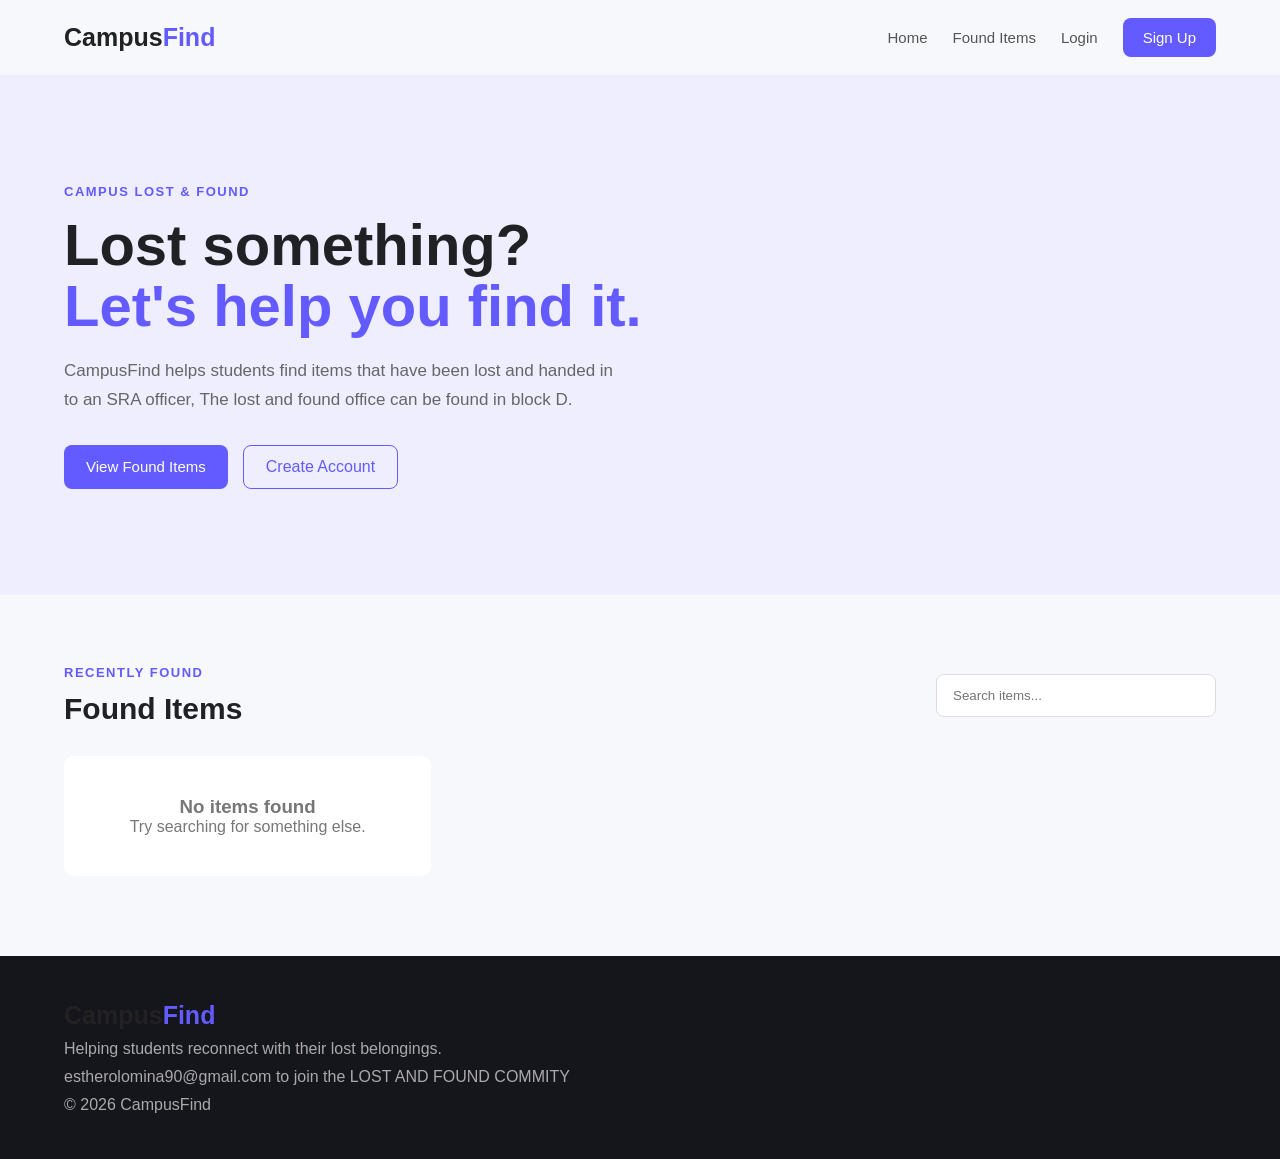
<file: index.html>
<!DOCTYPE html>
<html lang="en">

<head>
    <meta charset="UTF-8">
    <meta name="viewport" content="width=device-width, initial-scale=1.0">
    <title>CampusFind - Lost & Found</title>
    <link rel="stylesheet" href="style.css">
</head>

<body>

    <header>
        <nav class="navbar">
            <div class="logo">Campus<span>Find</span></div>

            <div class="nav-links">
                <a href="index.html">Home</a>
                <a href="#items">Found Items</a>
                <a href="login.html">Login</a>
                <a href="signup.html" class="nav-btn">Sign Up</a>
            </div>
        </nav>
    </header>

    <section class="hero">
        <div class="hero-content">
            <p class="small-title">CAMPUS LOST & FOUND</p>

            <h1>Lost something?<br><span>Let's help you find it.</span></h1>

            <p>
                CampusFind helps students find items that have been lost and handed in to an SRA officer, The lost and found office can be found in block D.
            </p>

            <div class="hero-buttons">
                <a href="#items" class="primary-btn">View Found Items</a>
                <a href="signup.html" class="secondary-btn">Create Account</a>
            </div>
        </div>
    </section>

    <section class="items-section" id="items">
        <div class="section-heading">
            <div>
                <p class="small-title">RECENTLY FOUND</p>
                <h2>Found Items</h2>
            </div>

            <input type="text" id="searchInput" placeholder="Search items..." onkeyup="displayHomeItems()">
        </div>

        <div class="item-grid" id="homeItems"></div>
    </section>

    <footer>
        <div class="logo">Campus<span>Find</span></div>
        <p>Helping students reconnect with their lost belongings.</p>
        <p>estherolomina90@gmail.com to join the LOST AND FOUND COMMITY </p>
        <p>© 2026 CampusFind</p>
    </footer>

    <script src="script.js"></script>
</body>

</html>
</file>
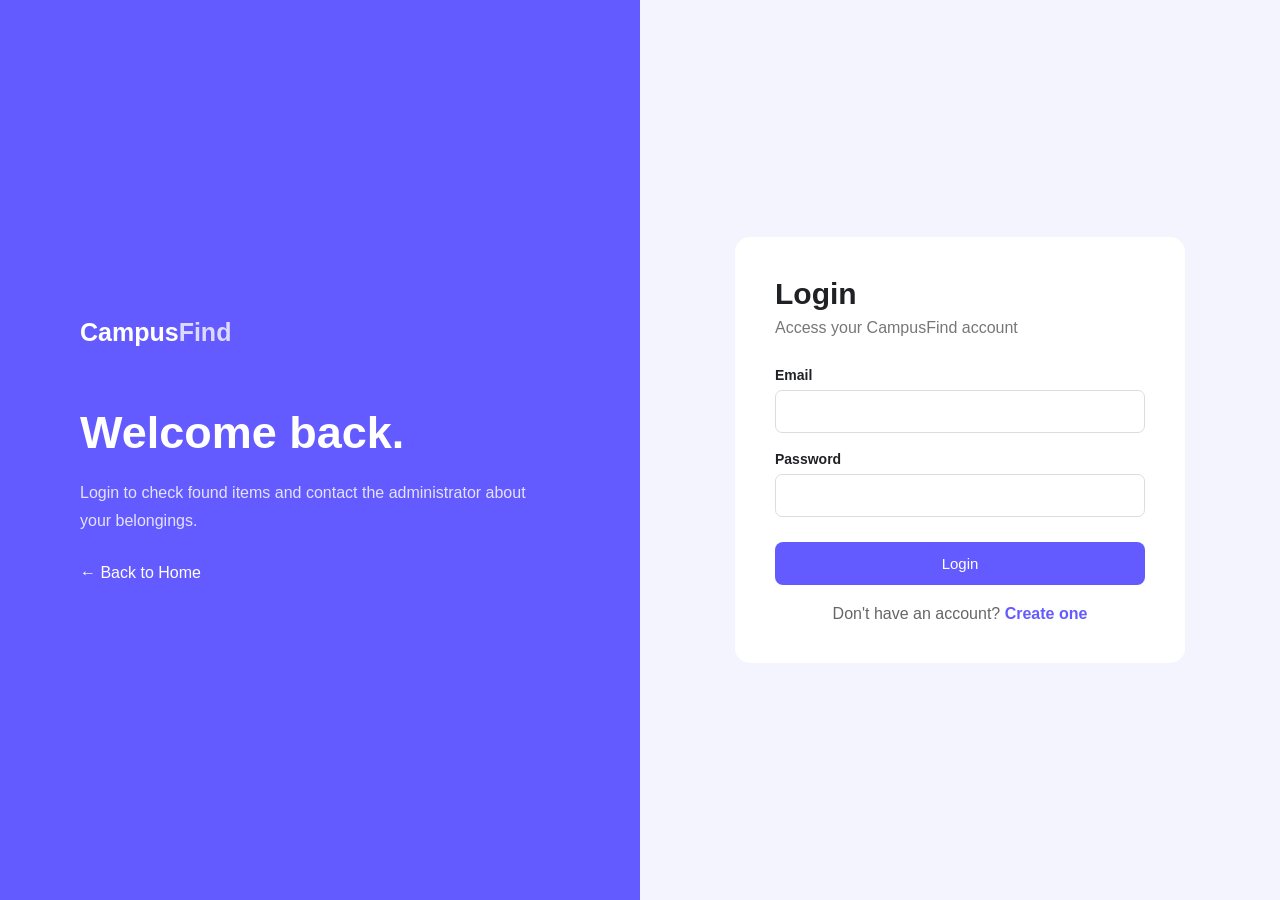
<file: admin.html>
<!DOCTYPE html>
<html lang="en">

<head>
    <meta charset="UTF-8">
    <meta name="viewport" content="width=device-width, initial-scale=1.0">
    <title>Admin Dashboard - CampusFind</title>
    <link rel="stylesheet" href="style.css">
</head>

<body>

    <header>
        <nav class="navbar">
            <div class="logo">Campus<span>Find</span></div>

            <div class="nav-links">
                <a href="index.html">Home</a>
                <a href="admin.html">Admin</a>
                <button onclick="logout()" class="logout-btn">Logout</button>
            </div>
        </nav>
    </header>

    <section class="admin-dashboard">

        <div class="dashboard-header">
            <div>
                <p class="small-title">ADMINISTRATOR</p>
                <h1>Admin Dashboard</h1>
                <p>Upload and manage found items.</p>
            </div>
        </div>

        <div class="admin-layout">

            <div class="admin-form">

                <h2>Upload Found Item</h2>

                <form onsubmit="addItem(event)">

                    <label>Item Name</label>
                    <input type="text" id="itemName" placeholder="e.g. Black HP Laptop" required>

                    <label>Description</label>
                    <textarea id="itemDescription" placeholder="Describe the item..." required></textarea>

                    <label>Location Found</label>
                    <input type="text" id="itemLocation" placeholder="e.g. University Library" required>

                    <label>Item Image</label>
                    <input type="file" id="itemImage" accept="image/*" required>

                    <button type="submit" class="primary-btn full-btn">
                    Upload Item
                </button>

                </form>

            </div>

            <div class="admin-items">

                <h2>Manage Found Items</h2>

                <div id="adminItems"></div>

            </div>

        </div>

    </section>

    <script src="script.js"></script>
</body>

</html>
</file>
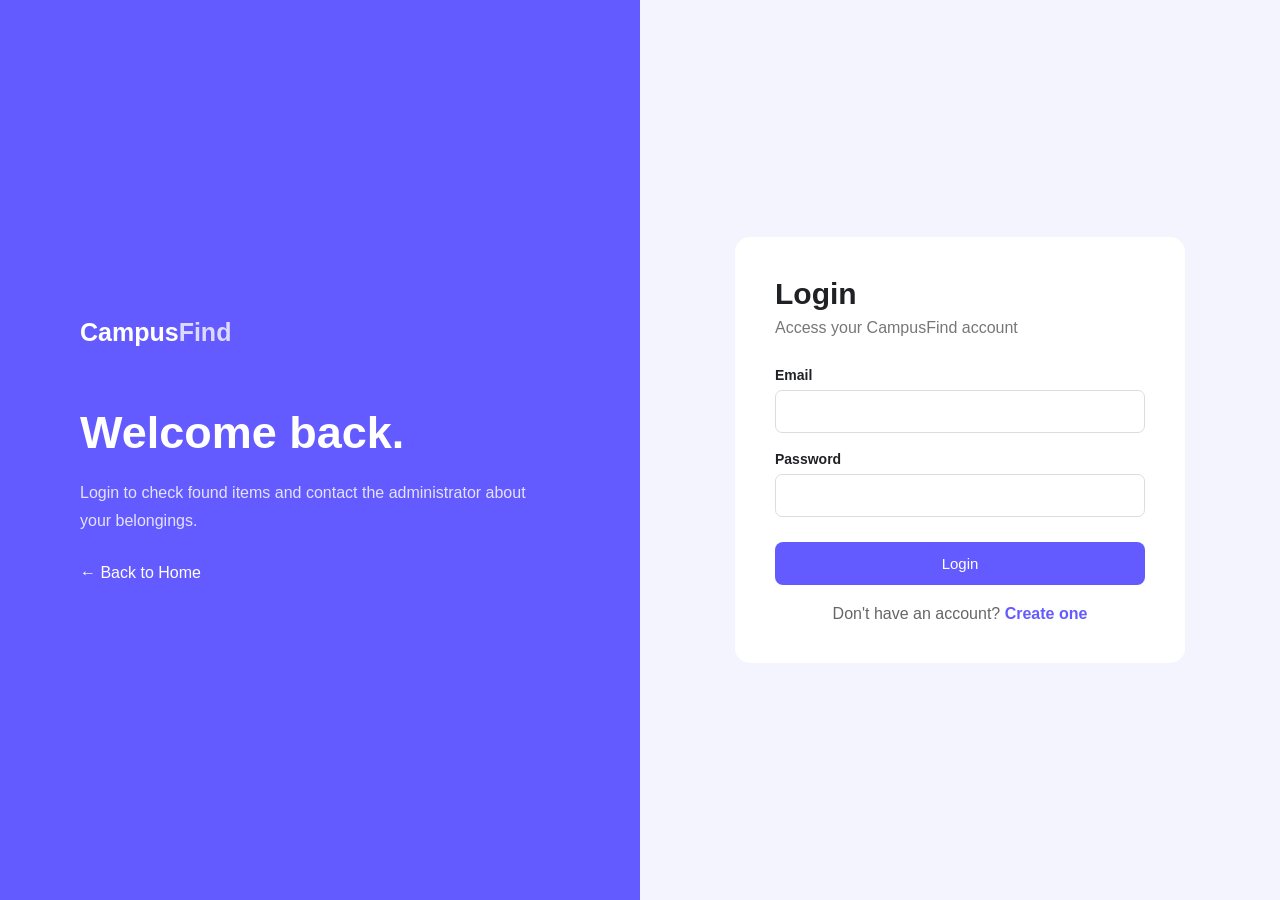
<file: dashboard.html>
<!DOCTYPE html>
<html lang="en">

<head>
    <meta charset="UTF-8">
    <meta name="viewport" content="width=device-width, initial-scale=1.0">
    <title>User Dashboard - CampusFind</title>
    <link rel="stylesheet" href="style.css">
</head>

<body>

    <header>
        <nav class="navbar">
            <div class="logo">Campus<span>Find</span></div>

            <div class="nav-links">
                <a href="index.html">Home</a>
                <a href="dashboard.html">Dashboard</a>
                <button onclick="logout()" class="logout-btn">Logout</button>
            </div>
        </nav>
    </header>

    <section class="dashboard">

        <div class="dashboard-header">
            <div>
                <p class="small-title">STUDENT DASHBOARD</p>
                <h1>Welcome, <span id="userName"></span></h1>
                <p>Search through items found around campus.</p>
            </div>
        </div>

        <div class="search-box">
            <input type="text" id="dashboardSearch" placeholder="Search for your lost item..." onkeyup="displayDashboardItems()">
        </div>

        <h2>Recently Found Items</h2>

        <div class="item-grid" id="dashboardItems"></div>

    </section>

    <script src="script.js"></script>
</body>

</html>
</file>
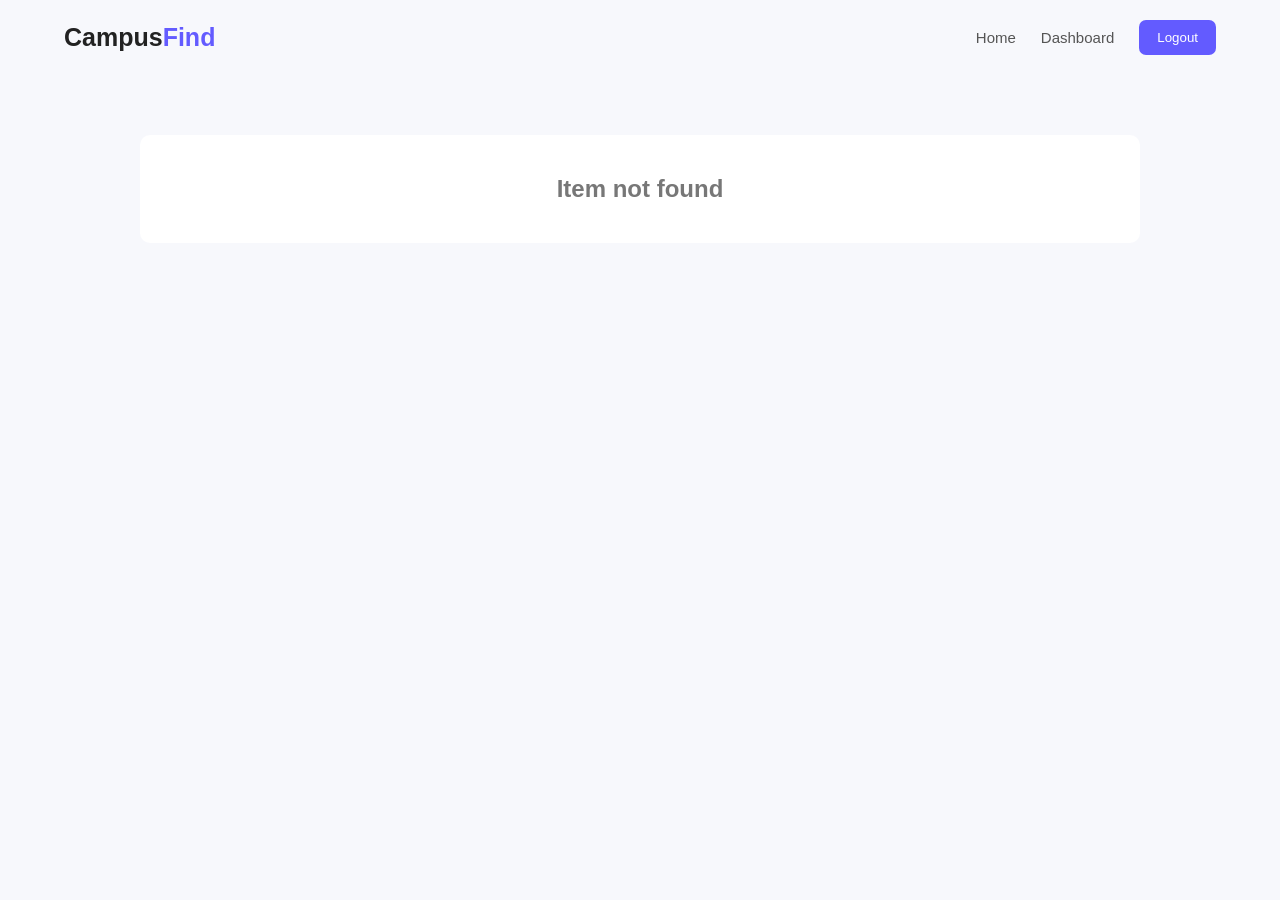
<file: item.html>
<!DOCTYPE html>
<html lang="en">

<head>
    <meta charset="UTF-8">
    <meta name="viewport" content="width=device-width, initial-scale=1.0">
    <title>Item Details - CampusFind</title>
    <link rel="stylesheet" href="style.css">
</head>

<body>

    <header>
        <nav class="navbar">
            <div class="logo">Campus<span>Find</span></div>

            <div class="nav-links">
                <a href="index.html">Home</a>
                <a href="dashboard.html">Dashboard</a>
                <button onclick="logout()" class="logout-btn">Logout</button>
            </div>
        </nav>
    </header>

    <section class="item-details" id="itemDetails"></section>

    <script src="script.js"></script>
</body>

</html>
</file>
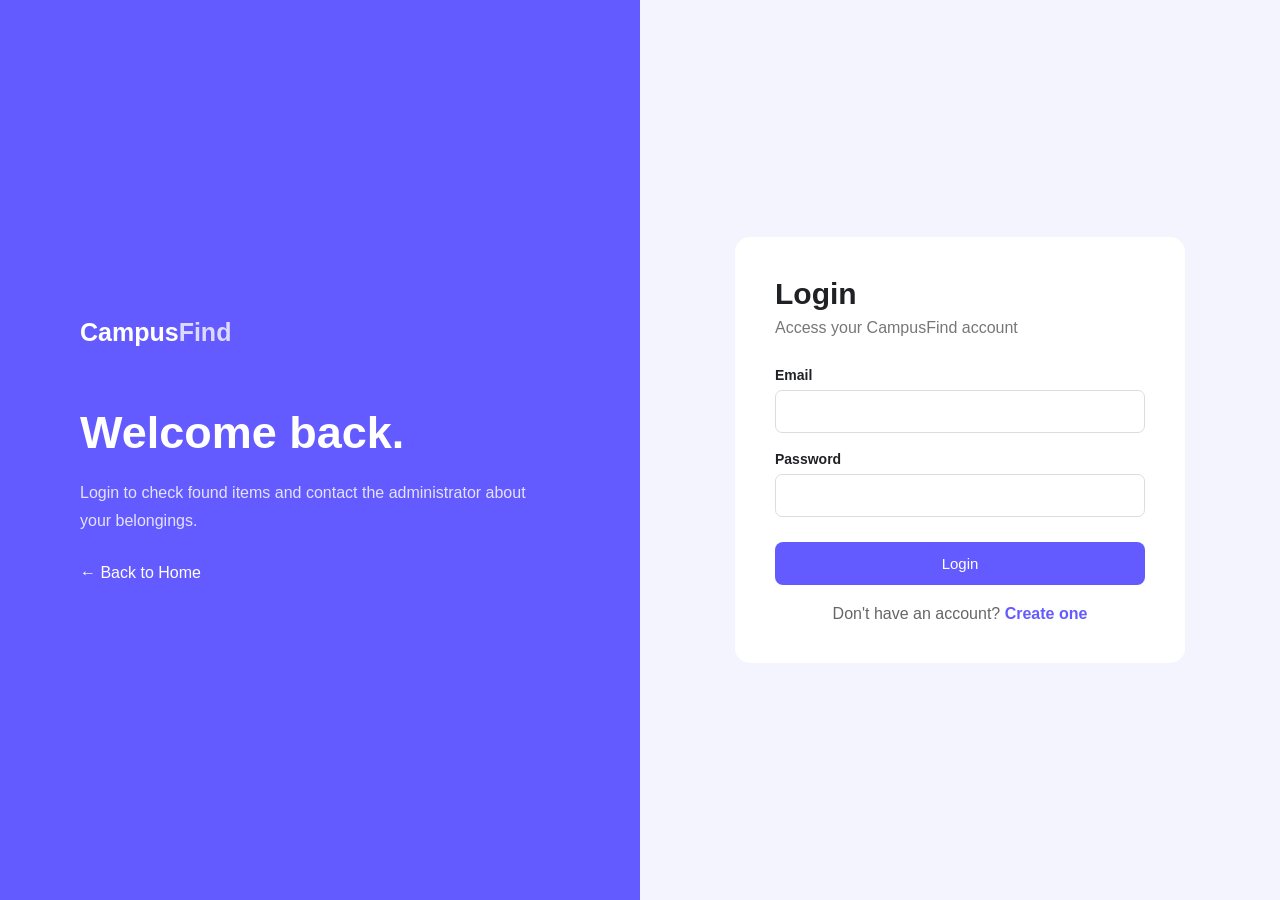
<file: login.html>
<!DOCTYPE html>
<html lang="en">

<head>
    <meta charset="UTF-8">
    <meta name="viewport" content="width=device-width, initial-scale=1.0">
    <title>Login - CampusFind</title>
    <link rel="stylesheet" href="style.css">
</head>

<body class="auth-body">

    <div class="auth-container">

        <div class="auth-info">
            <div class="logo">Campus<span>Find</span></div>

            <h1>Welcome back.</h1>

            <p>
                Login to check found items and contact the administrator about your belongings.
            </p>

            <a href="index.html">← Back to Home</a>
        </div>

        <div class="auth-form">
            <h2>Login</h2>
            <p class="form-subtitle">Access your CampusFind account</p>

            <form onsubmit="login(event)">

                <label>Email</label>
                <input type="email" id="loginEmail" required>

                <label>Password</label>
                <input type="password" id="loginPassword" required>

                <button type="submit" class="primary-btn full-btn">
                Login
            </button>

            </form>

            <p class="account-text">
                Don't have an account?
                <a href="signup.html">Create one</a>
            </p>
        </div>

    </div>

    <script src="script.js"></script>
</body>

</html>
</file>
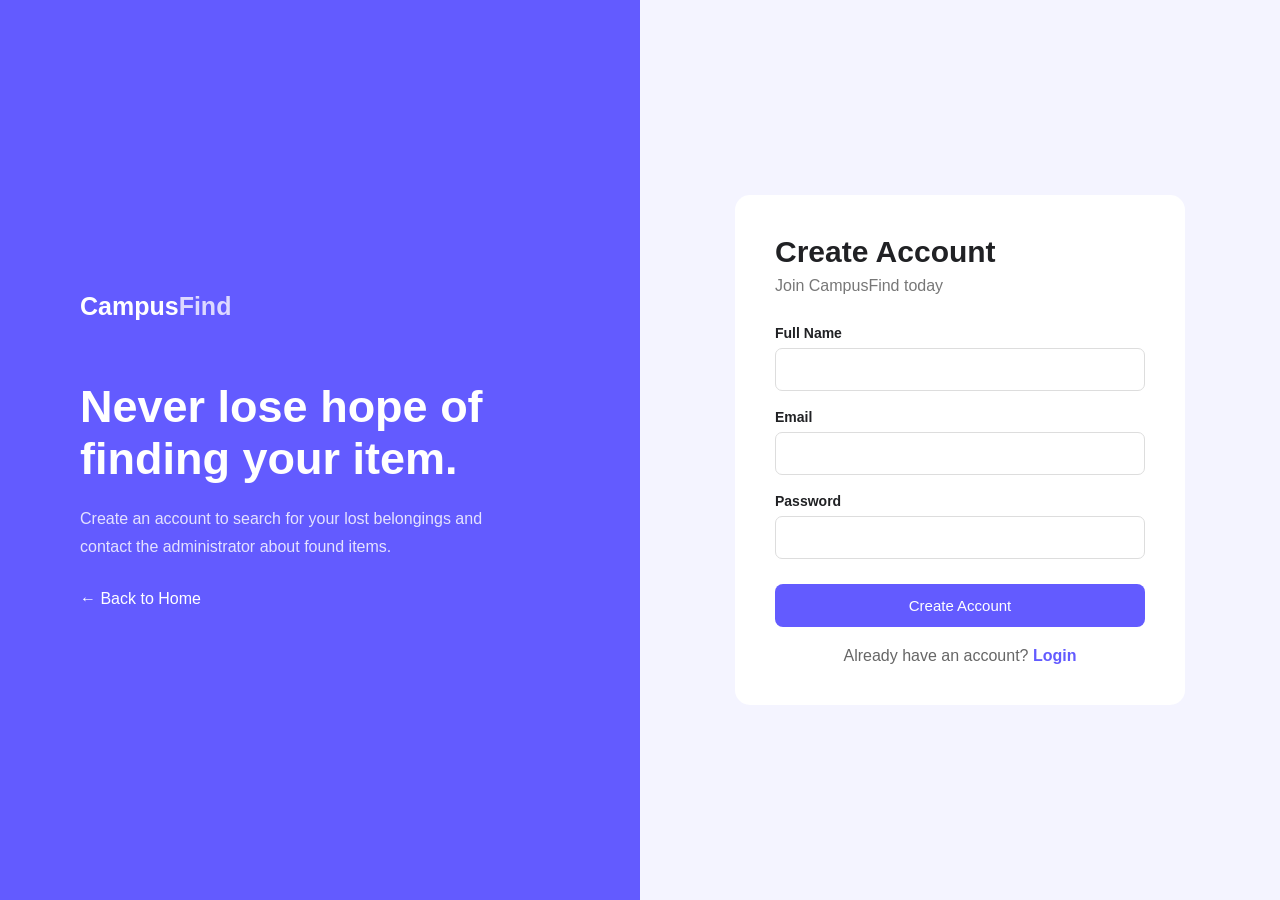
<file: signup.html>
<!DOCTYPE html>
<html lang="en">

<head>
    <meta charset="UTF-8">
    <meta name="viewport" content="width=device-width, initial-scale=1.0">
    <title>Create Account - CampusFind</title>
    <link rel="stylesheet" href="style.css">
</head>

<body class="auth-body">

    <div class="auth-container">

        <div class="auth-info">
            <div class="logo">Campus<span>Find</span></div>

            <h1>Never lose hope of finding your item.</h1>

            <p>
                Create an account to search for your lost belongings and contact the administrator about found items.
            </p>

            <a href="index.html">← Back to Home</a>
        </div>

        <div class="auth-form">
            <h2>Create Account</h2>
            <p class="form-subtitle">Join CampusFind today</p>

            <form onsubmit="signup(event)">

                <label>Full Name</label>
                <input type="text" id="signupName" required>

                <label>Email</label>
                <input type="email" id="signupEmail" required>

                <label>Password</label>
                <input type="password" id="signupPassword" required>

                <button type="submit" class="primary-btn full-btn">
                Create Account
            </button>

            </form>

            <p class="account-text">
                Already have an account?
                <a href="login.html">Login</a>
            </p>
        </div>

    </div>

    <script src="script.js"></script>
</body>

</html>
</file>
<file: style.css>
* {
     margin: 0;
     padding: 0;
     box-sizing: border-box;
     font-family: Arial, sans-serif;
 }
 
 body {
     background: #f7f8fc;
     color: #202124;
 }
 
 a {
     text-decoration: none;
     color: inherit;
 }
 
 .navbar {
     width: 90%;
     max-width: 1200px;
     height: 75px;
     margin: auto;
     display: flex;
     align-items: center;
     justify-content: space-between;
 }
 
 .logo {
     font-size: 25px;
     font-weight: bold;
     color: #222;
 }
 
 .logo span {
     color: #635bff;
 }
 
 .nav-links {
     display: flex;
     align-items: center;
     gap: 25px;
 }
 
 .nav-links a {
     color: #555;
     font-size: 15px;
 }
 
 .nav-links a:hover {
     color: #635bff;
 }
 
 .nav-btn {
     background: #635bff;
     color: white !important;
     padding: 11px 20px;
     border-radius: 8px;
 }
 
 .logout-btn {
     border: none;
     background: #635bff;
     color: white;
     padding: 10px 18px;
     border-radius: 7px;
     cursor: pointer;
 }
 
 .hero {
     min-height: 520px;
     display: flex;
     align-items: center;
     background: #eeeeff;
 }
 
 .hero-content {
     width: 90%;
     max-width: 1200px;
     margin: auto;
 }
 
 .small-title {
     color: #635bff;
     font-size: 13px;
     font-weight: bold;
     letter-spacing: 1.5px;
     margin-bottom: 12px;
 }
 
 .hero h1 {
     font-size: 58px;
     line-height: 1.05;
     margin-bottom: 20px;
 }
 
 .hero h1 span {
     color: #635bff;
 }
 
 .hero p {
     color: #666;
     max-width: 550px;
     line-height: 1.7;
     font-size: 17px;
 }
 
 .hero .small-title {
     color: #635bff;
     font-size: 13px;
 }
 
 .hero-buttons {
     display: flex;
     gap: 15px;
     margin-top: 30px;
 }
 
 .primary-btn {
     display: inline-block;
     background: #635bff;
     color: white;
     border: none;
     padding: 13px 22px;
     border-radius: 8px;
     cursor: pointer;
     font-size: 15px;
 }
 
 .primary-btn:hover {
     background: #5048df;
 }
 
 .secondary-btn {
     display: inline-block;
     border: 1px solid #635bff;
     color: #635bff;
     padding: 12px 22px;
     border-radius: 8px;
 }
 
 .items-section {
     width: 90%;
     max-width: 1200px;
     margin: 70px auto;
 }
 
 .section-heading {
     display: flex;
     justify-content: space-between;
     align-items: center;
     margin-bottom: 30px;
 }
 
 .section-heading h2 {
     font-size: 30px;
 }
 
 .section-heading input,
 .search-box input {
     width: 280px;
     padding: 13px 16px;
     border: 1px solid #ddd;
     border-radius: 8px;
     outline: none;
 }
 
 .item-grid {
     display: grid;
     grid-template-columns: repeat(3, 1fr);
     gap: 25px;
 }
 
 .item-card {
     background: white;
     border-radius: 12px;
     overflow: hidden;
     border: 1px solid #e8e8e8;
 }
 
 .item-card:hover {
     box-shadow: 0 10px 30px rgba(0, 0, 0, 0.08);
 }
 
 .item-card img {
     width: 100%;
     height: 220px;
     object-fit: cover;
 }
 
 .item-card-content {
     padding: 20px;
 }
 
 .item-card h3 {
     margin-bottom: 8px;
 }
 
 .item-card p {
     color: #666;
     font-size: 14px;
     margin-bottom: 8px;
 }
 
 .status {
     display: inline-block;
     padding: 5px 10px;
     border-radius: 20px;
     font-size: 12px;
     background: #e5f8ed;
     color: #18864b;
     margin-bottom: 15px;
 }
 
 .status.returned {
     background: #eeeeee;
     color: #666;
 }
 
 .view-btn {
     display: block;
     text-align: center;
     background: #635bff;
     color: white;
     padding: 11px;
     border-radius: 7px;
     margin-top: 15px;
 }
 
 footer {
     background: #15151c;
     color: white;
     padding: 45px 5%;
     margin-top: 80px;
 }
 
 footer p {
     color: #aaa;
     margin-top: 10px;
 }
 
 .auth-body {
     min-height: 100vh;
     background: #f4f4ff;
 }
 
 .auth-container {
     min-height: 100vh;
     display: grid;
     grid-template-columns: 1fr 1fr;
 }
 
 .auth-info {
     background: #635bff;
     color: white;
     padding: 80px;
     display: flex;
     flex-direction: column;
     justify-content: center;
 }
 
 .auth-info .logo {
     color: white;
     margin-bottom: 60px;
 }
 
 .auth-info .logo span {
     color: #ddd9ff;
 }
 
 .auth-info h1 {
     font-size: 45px;
     max-width: 450px;
     margin-bottom: 20px;
 }
 
 .auth-info p {
     max-width: 450px;
     line-height: 1.7;
     color: #e4e2ff;
     margin-bottom: 30px;
 }
 
 .auth-form {
     width: 80%;
     max-width: 450px;
     margin: auto;
     background: white;
     padding: 40px;
     border-radius: 15px;
 }
 
 .auth-form h2 {
     font-size: 30px;
     margin-bottom: 8px;
 }
 
 .form-subtitle {
     color: #777;
     margin-bottom: 30px;
 }
 
 .auth-form label,
 .admin-form label {
     display: block;
     margin: 18px 0 7px;
     font-size: 14px;
     font-weight: bold;
 }
 
 .auth-form input,
 .admin-form input,
 .admin-form textarea {
     width: 100%;
     padding: 13px;
     border: 1px solid #ddd;
     border-radius: 7px;
     outline: none;
 }
 
 .admin-form textarea {
     height: 120px;
     resize: none;
 }
 
 .full-btn {
     width: 100%;
     margin-top: 25px;
 }
 
 .account-text {
     text-align: center;
     margin-top: 20px;
     color: #666;
 }
 
 .account-text a {
     color: #635bff;
     font-weight: bold;
 }
 
 .demo-login {
     background: #f1f0ff;
     padding: 15px;
     border-radius: 8px;
     margin-top: 25px;
     font-size: 13px;
 }
 
 .dashboard,
 .admin-dashboard {
     width: 90%;
     max-width: 1200px;
     margin: 50px auto;
 }
 
 .dashboard-header {
     margin-bottom: 35px;
 }
 
 .dashboard-header h1 {
     font-size: 35px;
     margin-bottom: 8px;
 }
 
 .dashboard-header h1 span {
     color: #635bff;
 }
 
 .dashboard-header p {
     color: #777;
 }
 
 .search-box {
     margin-bottom: 40px;
 }
 
 .search-box input {
     width: 100%;
     max-width: 500px;
 }
 
 .dashboard h2 {
     margin-bottom: 25px;
 }
 
 .admin-layout {
     display: grid;
     grid-template-columns: 350px 1fr;
     gap: 40px;
 }
 
 .admin-form {
     background: white;
     padding: 25px;
     border-radius: 12px;
     border: 1px solid #eee;
     height: fit-content;
 }
 
 .admin-form h2,
 .admin-items h2 {
     margin-bottom: 20px;
 }
 
 .admin-item {
     background: white;
     padding: 15px;
     border-radius: 10px;
     margin-bottom: 15px;
     border: 1px solid #eee;
     display: flex;
     gap: 15px;
 }
 
 .admin-item img {
     width: 100px;
     height: 80px;
     object-fit: cover;
     border-radius: 7px;
 }
 
 .admin-item-info {
     flex: 1;
 }
 
 .admin-item-info h3 {
     margin-bottom: 5px;
 }
 
 .admin-item-info p {
     font-size: 13px;
     color: #777;
     margin-bottom: 5px;
 }
 
 .admin-actions button {
     border: none;
     padding: 8px 12px;
     border-radius: 6px;
     cursor: pointer;
     margin-top: 8px;
 }
 
 .return-btn {
     background: #635bff;
     color: white;
 }
 
 .delete-btn {
     background: #ffe5e5;
     color: #d33;
 }
 
 .item-details {
     width: 90%;
     max-width: 1000px;
     margin: 60px auto;
 }
 
 .item-detail-card {
     background: white;
     border-radius: 15px;
     padding: 30px;
     display: grid;
     grid-template-columns: 1fr 1fr;
     gap: 40px;
 }
 
 .item-detail-card img {
     width: 100%;
     height: 400px;
     object-fit: cover;
     border-radius: 10px;
 }
 
 .item-info h1 {
     font-size: 35px;
     margin-bottom: 15px;
 }
 
 .item-info p {
     color: #666;
     line-height: 1.7;
     margin-bottom: 15px;
 }
 
 .comments-section {
     margin-top: 40px;
 }
 
 .comments-section h2 {
     margin-bottom: 20px;
 }
 
 .comment {
     background: #f5f5f8;
     padding: 15px;
     border-radius: 8px;
     margin-bottom: 12px;
 }
 
 .comment strong {
     display: block;
     margin-bottom: 5px;
 }
 
 .comment small {
     color: #999;
 }
 
 .comment-form textarea {
     width: 100%;
     height: 100px;
     border: 1px solid #ddd;
     border-radius: 8px;
     padding: 12px;
     resize: none;
     margin-bottom: 10px;
 }
 
 .no-items {
     background: white;
     padding: 40px;
     text-align: center;
     color: #777;
     border-radius: 10px;
 }
 
 @media (max-width: 800px) {
     .nav-links {
         gap: 10px;
     }
     .nav-links a:not(.nav-btn) {
         display: none;
     }
     .hero h1 {
         font-size: 40px;
     }
     .item-grid {
         grid-template-columns: 1fr;
     }
     .section-heading {
         display: block;
     }
     .section-heading input {
         width: 100%;
         margin-top: 20px;
     }
     .auth-container {
         grid-template-columns: 1fr;
     }
     .auth-info {
         padding: 40px;
     }
     .auth-info h1 {
         font-size: 35px;
     }
     .auth-form {
         margin: 30px auto;
     }
     .admin-layout {
         grid-template-columns: 1fr;
     }
     .item-detail-card {
         grid-template-columns: 1fr;
     }
     .item-detail-card img {
         height: 300px;
     }
 }
</file>
